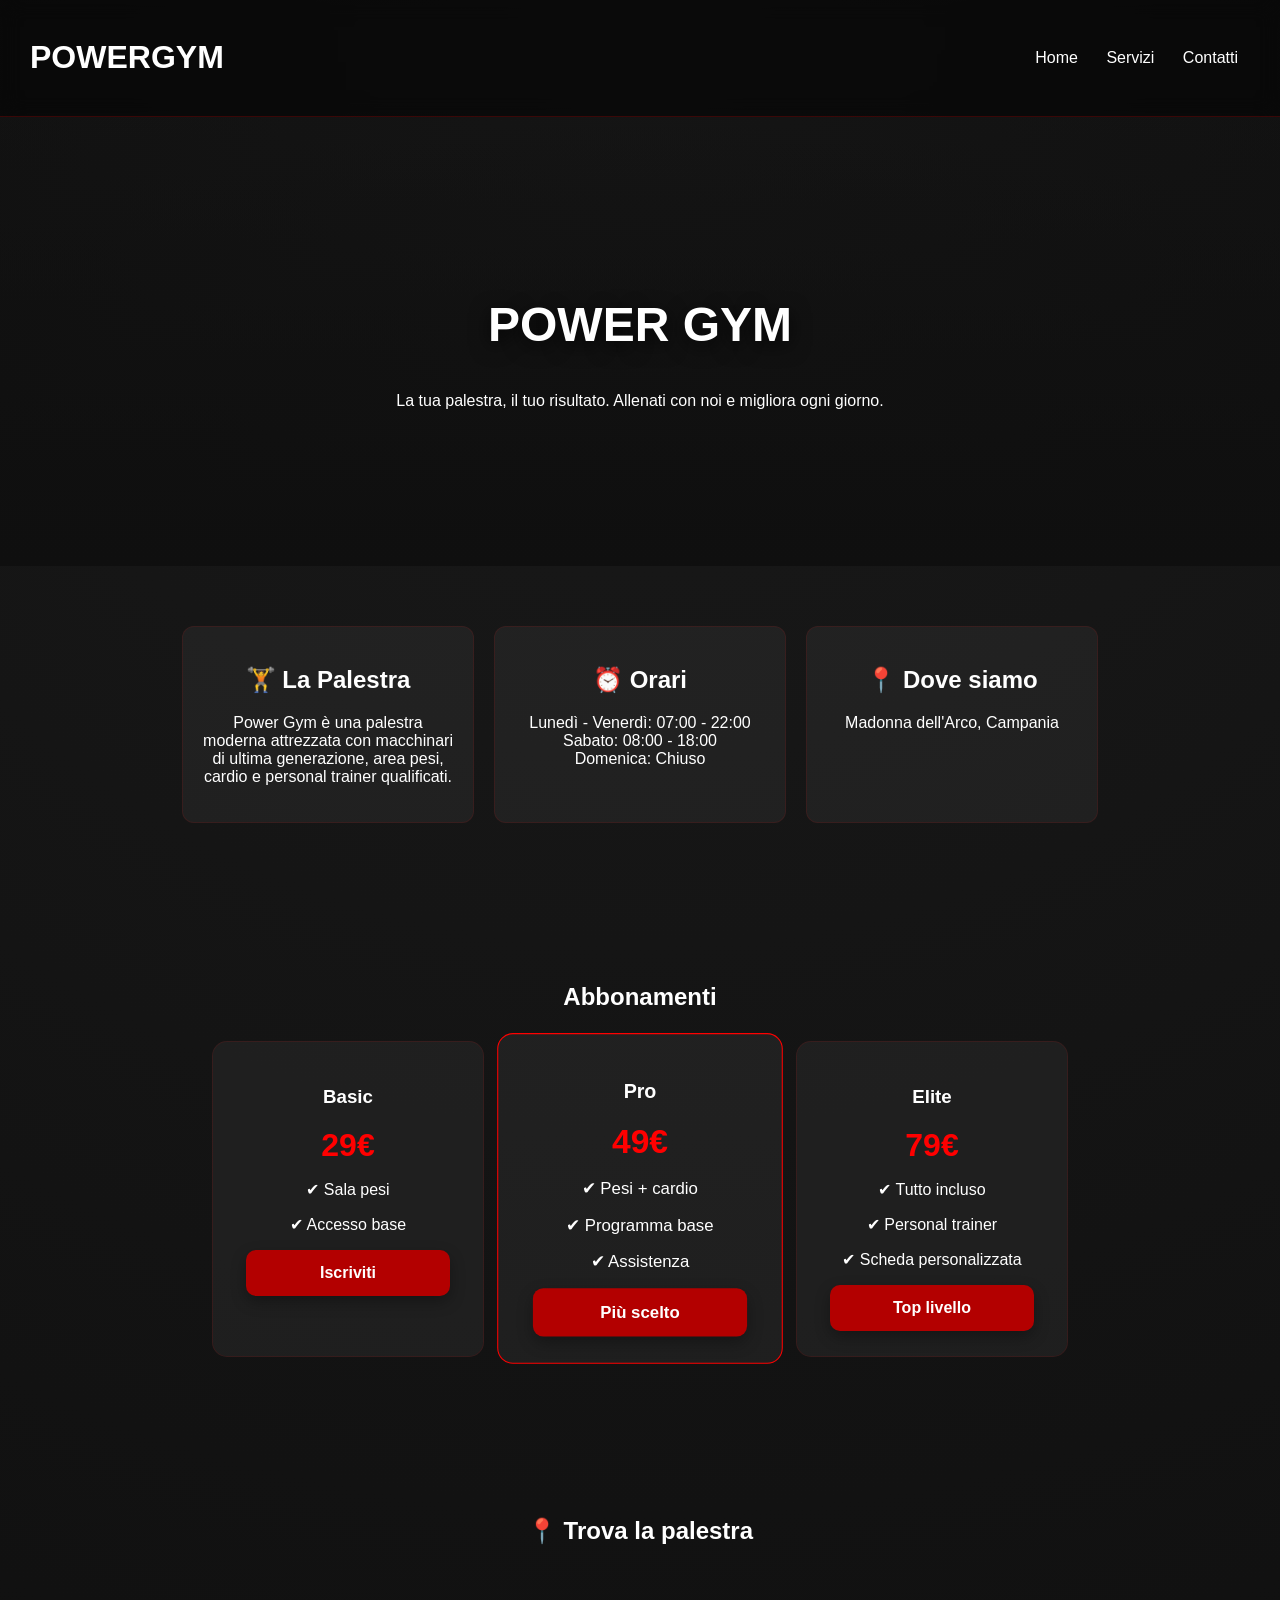
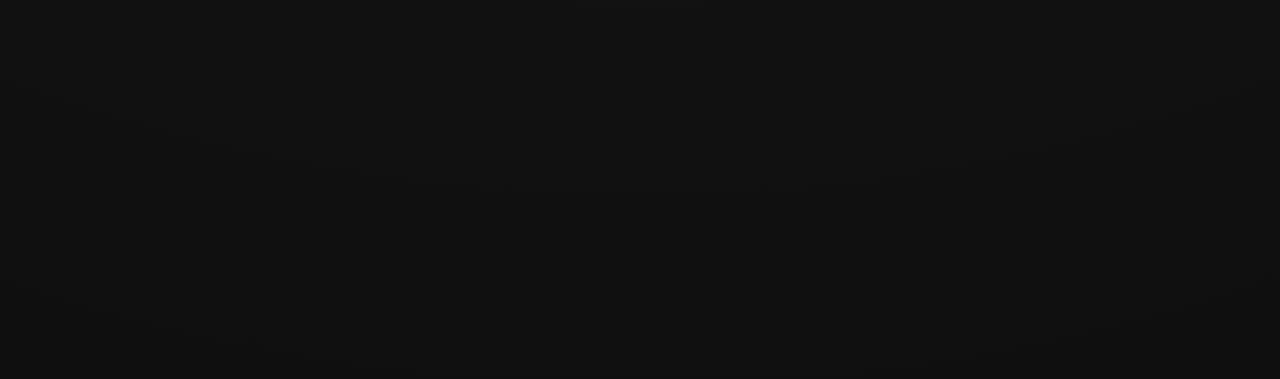
<file: index.html>
<!DOCTYPE html>
<html lang="it">
<head>
  <meta charset="UTF-8">
  <meta name="viewport" content="width=device-width, initial-scale=1.0"> 
  <title>PowerGym - Home</title>
  <link rel="stylesheet" href="palestra.css/palestrahome.css">
</head>
<script src="palestra.js/palestrahome.js"></script>
<body>
  <header>
    <h1>POWERGYM</h1>
    <nav>
      <a href="index.html">Home</a>
      <a href="servizi.html">Servizi</a>
      <a href="contatti.html">Contatti</a>
    </nav>
  </header>
  <section class="hero">
  <h1>POWER GYM</h1>
  <p>La tua palestra, il tuo risultato. Allenati con noi e migliora ogni giorno.</p>
</section>

<section class="info">

  <div class="info-box">
    <h2>🏋️ La Palestra</h2>
    <p>
      Power Gym è una palestra moderna attrezzata con macchinari di ultima generazione,
      area pesi, cardio e personal trainer qualificati.
    </p>
  </div>

  <div class="info-box">
    <h2>⏰ Orari</h2>
    <p>
      Lunedì - Venerdì: 07:00 - 22:00<br>
      Sabato: 08:00 - 18:00<br>
      Domenica: Chiuso
    </p>
  </div>

  <div class="info-box">
    <h2>📍 Dove siamo</h2>
    <p>Madonna dell'Arco, Campania</p>
  </div>

</section>

<section class="pricing">

  <h2>Abbonamenti</h2>

  <div class="pricing-grid">

    <div class="price-card">
      <h3>Basic</h3>
      <p class="price">29€</p>
      <p>✔ Sala pesi</p>
      <p>✔ Accesso base</p>
      <a class="btn" href="contatti.html">Iscriviti</a>
    </div>

    <div class="price-card highlight">
      <h3>Pro</h3>
      <p class="price">49€</p>
      <p>✔ Pesi + cardio</p>
      <p>✔ Programma base</p>
      <p>✔ Assistenza</p>
      <a class="btn" href="contatti.html">Più scelto</a>
    </div>

    <div class="price-card">
      <h3>Elite</h3>
      <p class="price">79€</p>
      <p>✔ Tutto incluso</p>
      <p>✔ Personal trainer</p>
      <p>✔ Scheda personalizzata</p>
      <a class="btn" href="contatti.html">Top livello</a>
    </div>

  </div>

</section>

<section class="map">
  <h2>📍 Trova la palestra</h2>

  <iframe
  src="https://www.google.com/maps?q=Madonna%20dell%27Arco&output=embed"
  width="100%"
  height="350"
  style="border:0; border-radius:12px;"
  allowfullscreen=""
  loading="lazy">
</iframe>

</section>
</body>
</html>
</file>
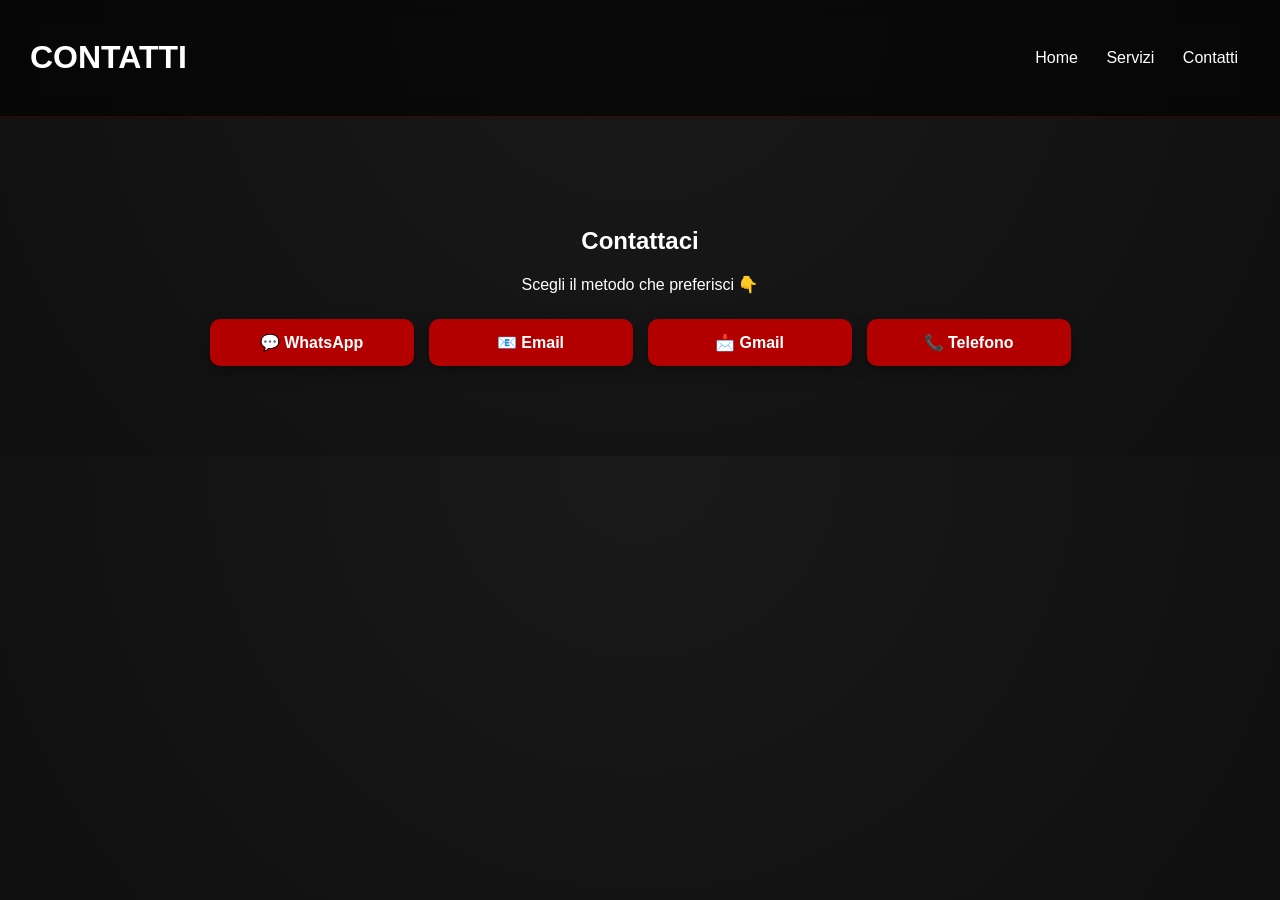
<file: contatti.html>
<!DOCTYPE html>
<html lang="it">
<head>
  <meta charset="UTF-8">
  <meta name="viewport" content="width=device-width, initial-scale=1.0">
  <title>Contatti</title>
  <link rel="stylesheet" href="palestra.css/palestrahome.css">
</head>

<body>

<header>
  <h1>CONTATTI</h1>
  <nav>
    <a href="index.html">Home</a>
    <a href="servizi.html">Servizi</a>
    <a href="contatti.html">Contatti</a>
  </nav>
</header>

<section class="contact">
  <h2>Contattaci</h2>
  <p>Scegli il metodo che preferisci 👇</p>

  <div class="contact-buttons">

  <a class="btn"
     href="https://wa.me/393331234567?text=Ciao%20vorrei%20informazioni%20sulla%20palestra">
    💬 WhatsApp
  </a>

  <a class="btn"
     href="mailto:info@powergym.it?subject=Info%20palestra&body=Ciao,%20vorrei%20informazioni.">
    📧 Email
  </a>

  <a class="btn"
     href="https://mail.google.com/mail/?view=cm&fs=1&to=info@powergym.it&su=Info%20palestra"
     target="_blank">
    📩 Gmail
  </a>

  <a class="btn"
     href="tel:3331234567">
    📞 Telefono
  </a>

</div>
</section>

</body>
</html>
</file>
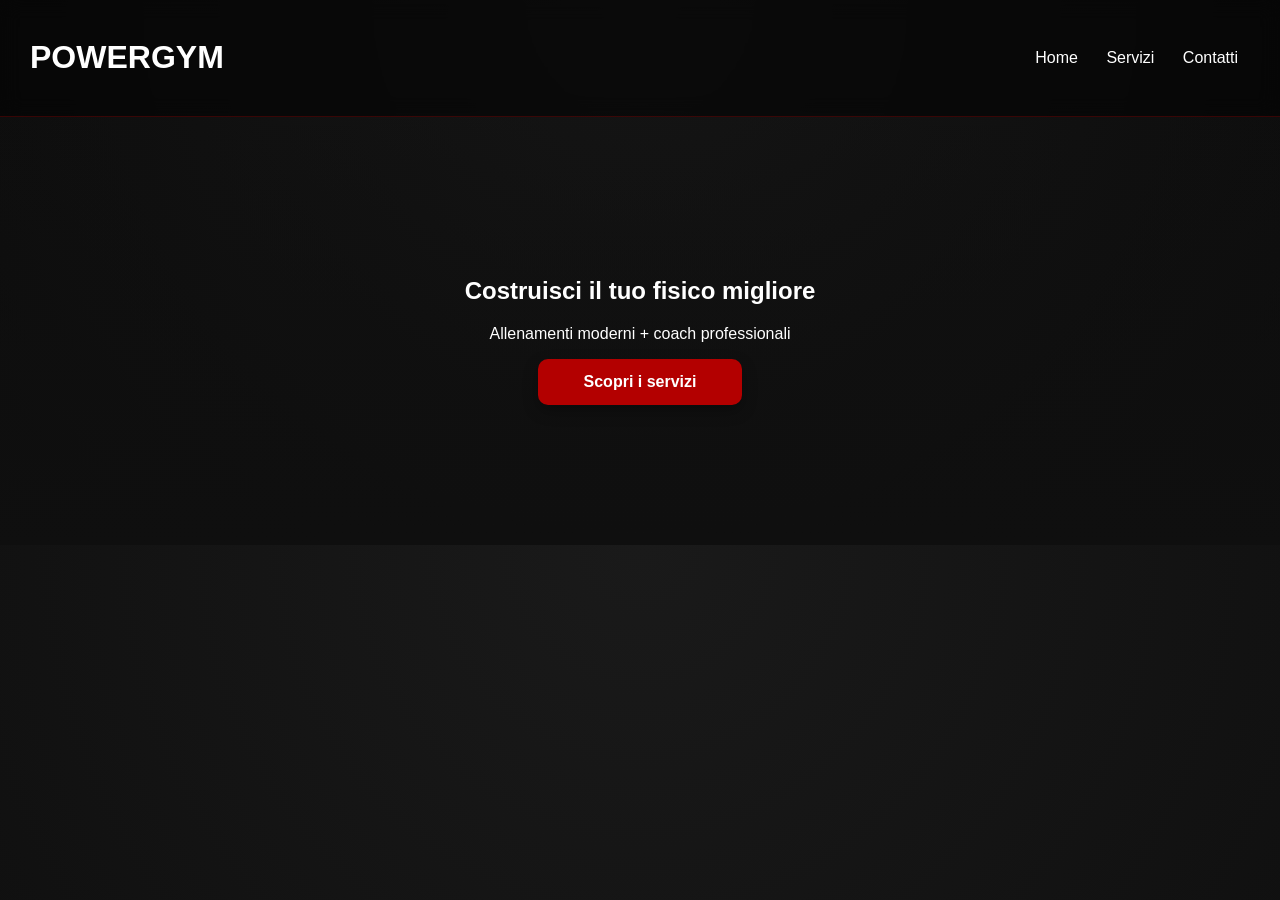
<file: palestrahome.html>
<!DOCTYPE html>
<html lang="it">
<head>
  <meta charset="UTF-8">
  <title>PowerGym - Home</title>

  <link rel="stylesheet" href="palestra.css/palestrahome.css">
</head>

<body>

  <header>
    <h1>POWERGYM</h1>

    <nav>
      <a href="palestrahome.html">Home</a>
      <a href="servizi.html">Servizi</a>
      <a href="contatti.html">Contatti</a>
    </nav>
  </header>

  <section class="hero">
    <h2>Costruisci il tuo fisico migliore</h2>
    <p>Allenamenti moderni + coach professionali</p>

    <a href="servizi.html" class="btn">Scopri i servizi</a>
  </section>

  <script src="palestra.js/palestrahome.js"></script>

</body>
</html>
</file>
<file: palestra.css/palestrahome.css>
body {
  margin: 0;
  font-family: Arial, sans-serif;
  background: radial-gradient(circle at top, #1a1a1a, #0f0f0f);
  color: white;
  scroll-behavior: smooth;
}

/* HEADER GLASS */
header {
  display: flex;
  justify-content: space-between;
  align-items: center;
  padding: 18px 30px;
  background: rgba(0,0,0,0.6);
  backdrop-filter: blur(10px);
  position: sticky;
  top: 0;
  z-index: 1000;
  border-bottom: 1px solid rgba(255,0,0,0.2);
}

/* NAV */
nav a {
  color: white;
  margin: 0 12px;
  text-decoration: none;
  font-weight: 500;
  position: relative;
  transition: 0.3s;
}

nav a::after {
  content: "";
  position: absolute;
  left: 0;
  bottom: -5px;
  width: 0%;
  height: 2px;
  background: red;
  transition: 0.3s;
}

nav a:hover::after {
  width: 100%;
}

nav a:hover {
  color: red;
}

/* HERO */
.hero {
  padding: 140px 20px;
  text-align: center;
  background: linear-gradient(to bottom, rgba(0,0,0,0.2), #0f0f0f),
              url('https://images.unsplash.com/photo-1517836357463-d25dfeac3438') center/cover;
  animation: fadeIn 0.8s ease-in;
}

.hero h1 {
  font-size: 3em;
  text-shadow: 0 5px 20px rgba(0,0,0,0.8);
}

/* BOTTONI GENERICI */
.btn {
  display: inline-block;
  padding: 14px 22px;
  border-radius: 10px;
  font-weight: bold;
  color: white;
  text-decoration: none;
  transition: 0.25s;
  min-width: 160px;
  background: #b30000; /* unico colore */
  box-shadow: 0 6px 15px rgba(0,0,0,0.3);
  text-align: center;
}

.btn:hover {
  transform: translateY(-3px);
  background: #8f0000;
  box-shadow: 0 10px 20px rgba(0,0,0,0.4);
}

/* GRID */
.grid {
  display: flex;
  justify-content: center;
  gap: 25px;
  padding: 60px;
  flex-wrap: wrap;
}

/* CARD */
.card {
  background: rgba(255,255,255,0.05);
  border-radius: 15px;
  overflow: hidden;
  text-align: center;
  transition: 0.4s;
  border: 1px solid rgba(255,0,0,0.1);
  backdrop-filter: blur(6px);
  min-width: 220px;
}

.card img {
  width: 100%;
  height: 180px;
  object-fit: cover;
  display: block;
  transition: 0.4s;
}

.card h3 {
  margin: 12px 0 5px;
}

.card p {
  font-size: 0.9em;
  opacity: 0.8;
  padding: 0 10px 15px;
}

.card:hover {
  transform: translateY(-10px);
  background: rgba(255,255,255,0.08);
  box-shadow: 0 15px 30px rgba(0,0,0,0.5);
  border: 1px solid rgba(255,0,0,0.3);
}

.card:hover img {
  transform: scale(1.08);
}

/* CONTACT */
.contact {
  text-align: center;
  padding: 90px 20px;
}

.contact-buttons {
  display: flex;
  justify-content: center;
  gap: 15px;
  flex-wrap: wrap;
  margin-top: 25px;
}

/* BOTTONI CONTATTI */
.btn.whatsapp { background: #25D366; }
.btn.email { background: #d62828; }
.btn.gmail { background: #ff3b30; }

.btn.whatsapp:hover,
.btn.email:hover,
.btn.gmail:hover {
  transform: translateY(-3px);
  opacity: 0.9;
}

/* INFO BOX */
.info {
  display: flex;
  justify-content: center;
  gap: 20px;
  flex-wrap: wrap;
  padding: 60px 20px;
}

.info-box {
  background: rgba(255,255,255,0.05);
  padding: 20px;
  border-radius: 12px;
  width: 250px;
  text-align: center;
  border: 1px solid rgba(255,0,0,0.1);
  transition: 0.3s;
}

.info-box:hover {
  transform: translateY(-5px);
  background: rgba(255,255,255,0.08);
}

/* MAP */
.map {
  text-align: center;
  padding: 60px 20px;
}

.map iframe {
  width: 90%;
  max-width: 900px;
  height: 350px;
  border: 0;
  border-radius: 12px;
}
.pricing {
  text-align: center;
  padding: 80px 20px;
}

.pricing-grid {
  display: flex;
  justify-content: center;
  gap: 20px;
  flex-wrap: wrap;
  margin-top: 30px;
}

.price-card {
  background: rgba(255,255,255,0.05);
  padding: 25px;
  border-radius: 15px;
  width: 220px;
  border: 1px solid rgba(255,0,0,0.1);
  transition: 0.3s;
}

.price-card:hover {
  transform: translateY(-10px);
  background: rgba(255,255,255,0.08);
}

.price {
  font-size: 2em;
  font-weight: bold;
  margin: 10px 0;
  color: red;
}

/* card centrale evidenziata */
.highlight {
  border: 1px solid red;
  transform: scale(1.05);
}

.hidden {
  opacity: 0;
  transform: translateY(40px);
  transition: all 0.6s ease;
}

.show {
  opacity: 1;
  transform: translateY(0);
}

.contact h3 {
  margin-top: 40px;
  opacity: 0.9;
}

/* ANIMAZIONE */
@keyframes fadeIn {
  from {
    opacity: 0;
    transform: translateY(30px);
  }
  to {
    opacity: 1;
    transform: translateY(0);
  }
}

/* 📱 MOBILE FIX COMPLETO */
@media (max-width: 600px) {

  header {
    flex-direction: column;
    gap: 10px;
    text-align: center;
  }

  nav {
    display: flex;
    flex-wrap: wrap;
    justify-content: center;
  }

  .hero h1 {
    font-size: 2em;
  }

  .hero {
    padding: 90px 15px;
  }

  .grid {
    flex-direction: column;
    padding: 30px;
  }

  .card {
    width: 90%;
    margin: auto;
  }

  .contact-buttons {
    flex-direction: column;
    align-items: center;
  }

  .btn {
    width: 80%;
  }

  .info {
    flex-direction: column;
    align-items: center;
  }

  .info-box {
    width: 90%;
  }

  .map iframe {
    width: 100%;
  }
}
</file>
